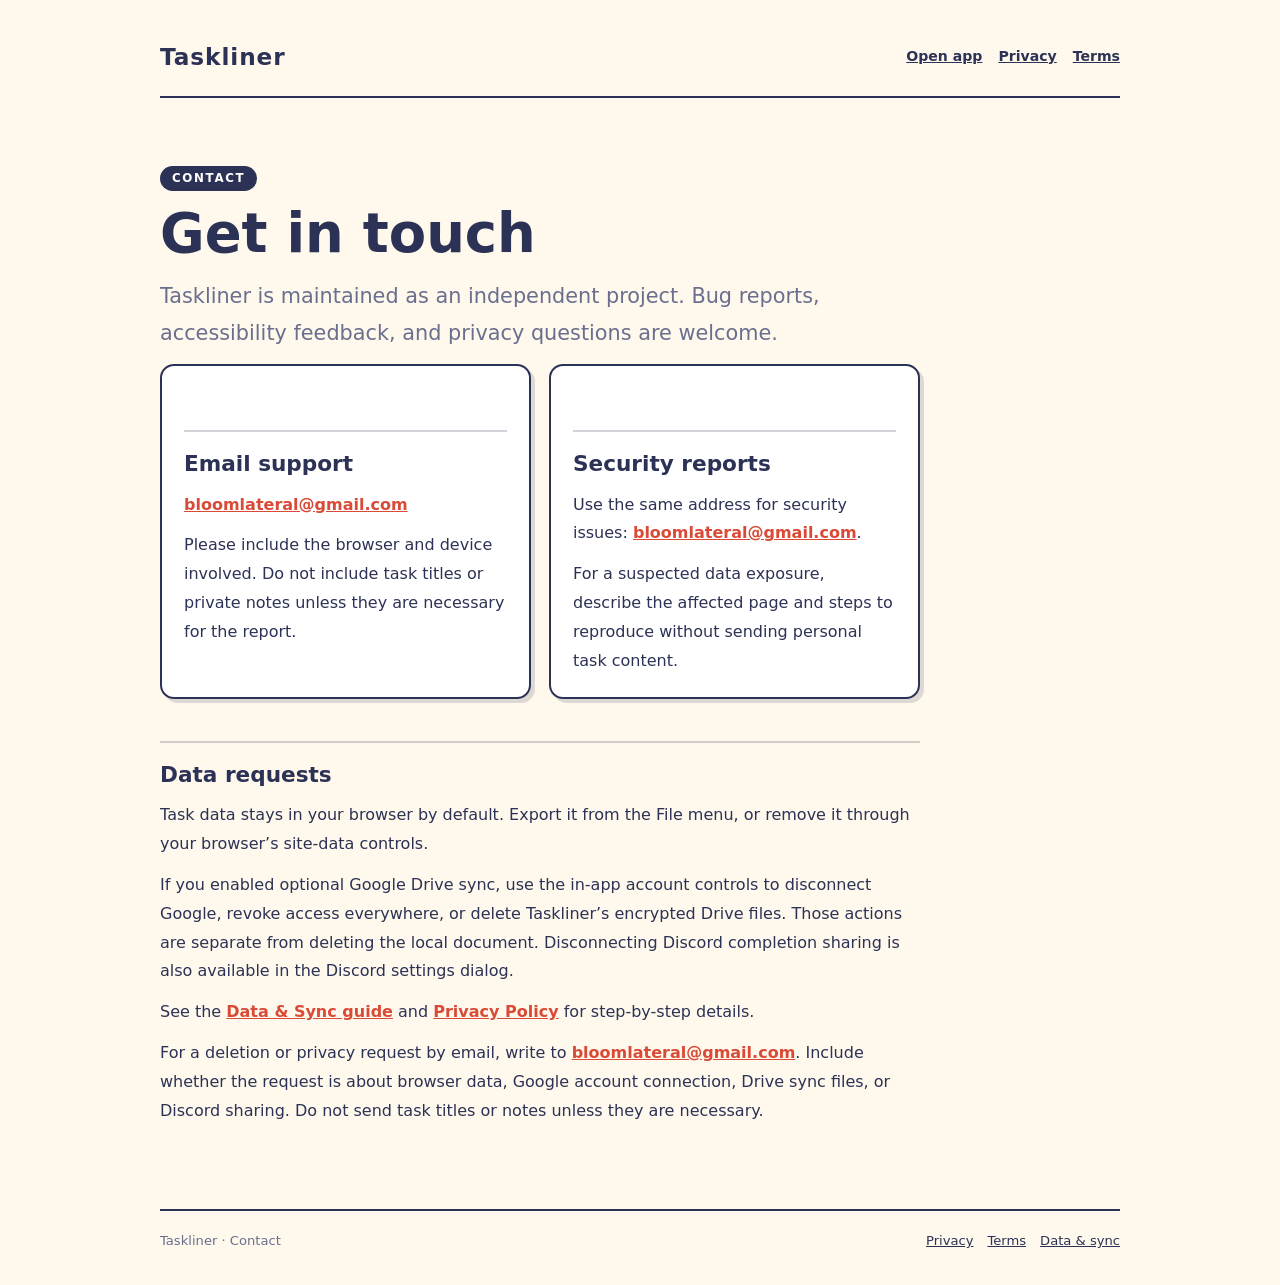
<file: contact/index.html>
<!DOCTYPE html>
<html lang="en">
  <head>
    <meta charset="UTF-8" />
    <meta name="viewport" content="width=device-width, initial-scale=1" />
    <meta name="description" content="Contact Taskliner support." />
    <title>Contact — Taskliner</title>
    <link rel="icon" href="../favicon.svg" type="image/svg+xml" />
    <link rel="stylesheet" href="../theme.css" />
    <link rel="stylesheet" href="../site.css" />
  </head>
  <body class="site-page pop-root pop-dots">
    <div class="site-shell">
      <header class="site-header">
        <a class="site-brand" href="../">Taskliner</a>
        <nav class="site-nav" aria-label="Site">
          <a href="../">Open app</a>
          <a href="../privacy/">Privacy</a>
          <a href="../terms/">Terms</a>
        </nav>
      </header>
      <main class="site-main site-content">
        <p class="site-kicker">Contact</p>
        <h1>Get in touch</h1>
        <p class="site-lead">Taskliner is maintained as an independent project. Bug reports, accessibility feedback, and privacy questions are welcome.</p>

        <div class="site-grid">
          <section class="site-card">
            <h2>Email support</h2>
            <p><a href="mailto:bloomlateral@gmail.com">bloomlateral@gmail.com</a></p>
            <p>Please include the browser and device involved. Do not include task titles or private notes unless they are necessary for the report.</p>
          </section>
          <section class="site-card">
            <h2>Security reports</h2>
            <p>Use the same address for security issues: <a href="mailto:bloomlateral@gmail.com">bloomlateral@gmail.com</a>.</p>
            <p>For a suspected data exposure, describe the affected page and steps to reproduce without sending personal task content.</p>
          </section>
        </div>

        <h2>Data requests</h2>
        <p>Task data stays in your browser by default. Export it from the File menu, or remove it through your browser’s site-data controls.</p>
        <p>If you enabled optional Google Drive sync, use the in-app account controls to disconnect Google, revoke access everywhere, or delete Taskliner’s encrypted Drive files. Those actions are separate from deleting the local document. Disconnecting Discord completion sharing is also available in the Discord settings dialog.</p>
        <p>See the <a href="../data-and-sync/">Data &amp; Sync guide</a> and <a href="../privacy/">Privacy Policy</a> for step-by-step details.</p>
        <p>For a deletion or privacy request by email, write to <a href="mailto:bloomlateral@gmail.com">bloomlateral@gmail.com</a>. Include whether the request is about browser data, Google account connection, Drive sync files, or Discord sharing. Do not send task titles or notes unless they are necessary.</p>
      </main>
      <footer class="site-footer">
        <span>Taskliner · Contact</span>
        <nav aria-label="Footer">
          <a href="../privacy/">Privacy</a>
          <a href="../terms/">Terms</a>
          <a href="../data-and-sync/">Data &amp; sync</a>
        </nav>
      </footer>
    </div>
  </body>
</html>
</file>
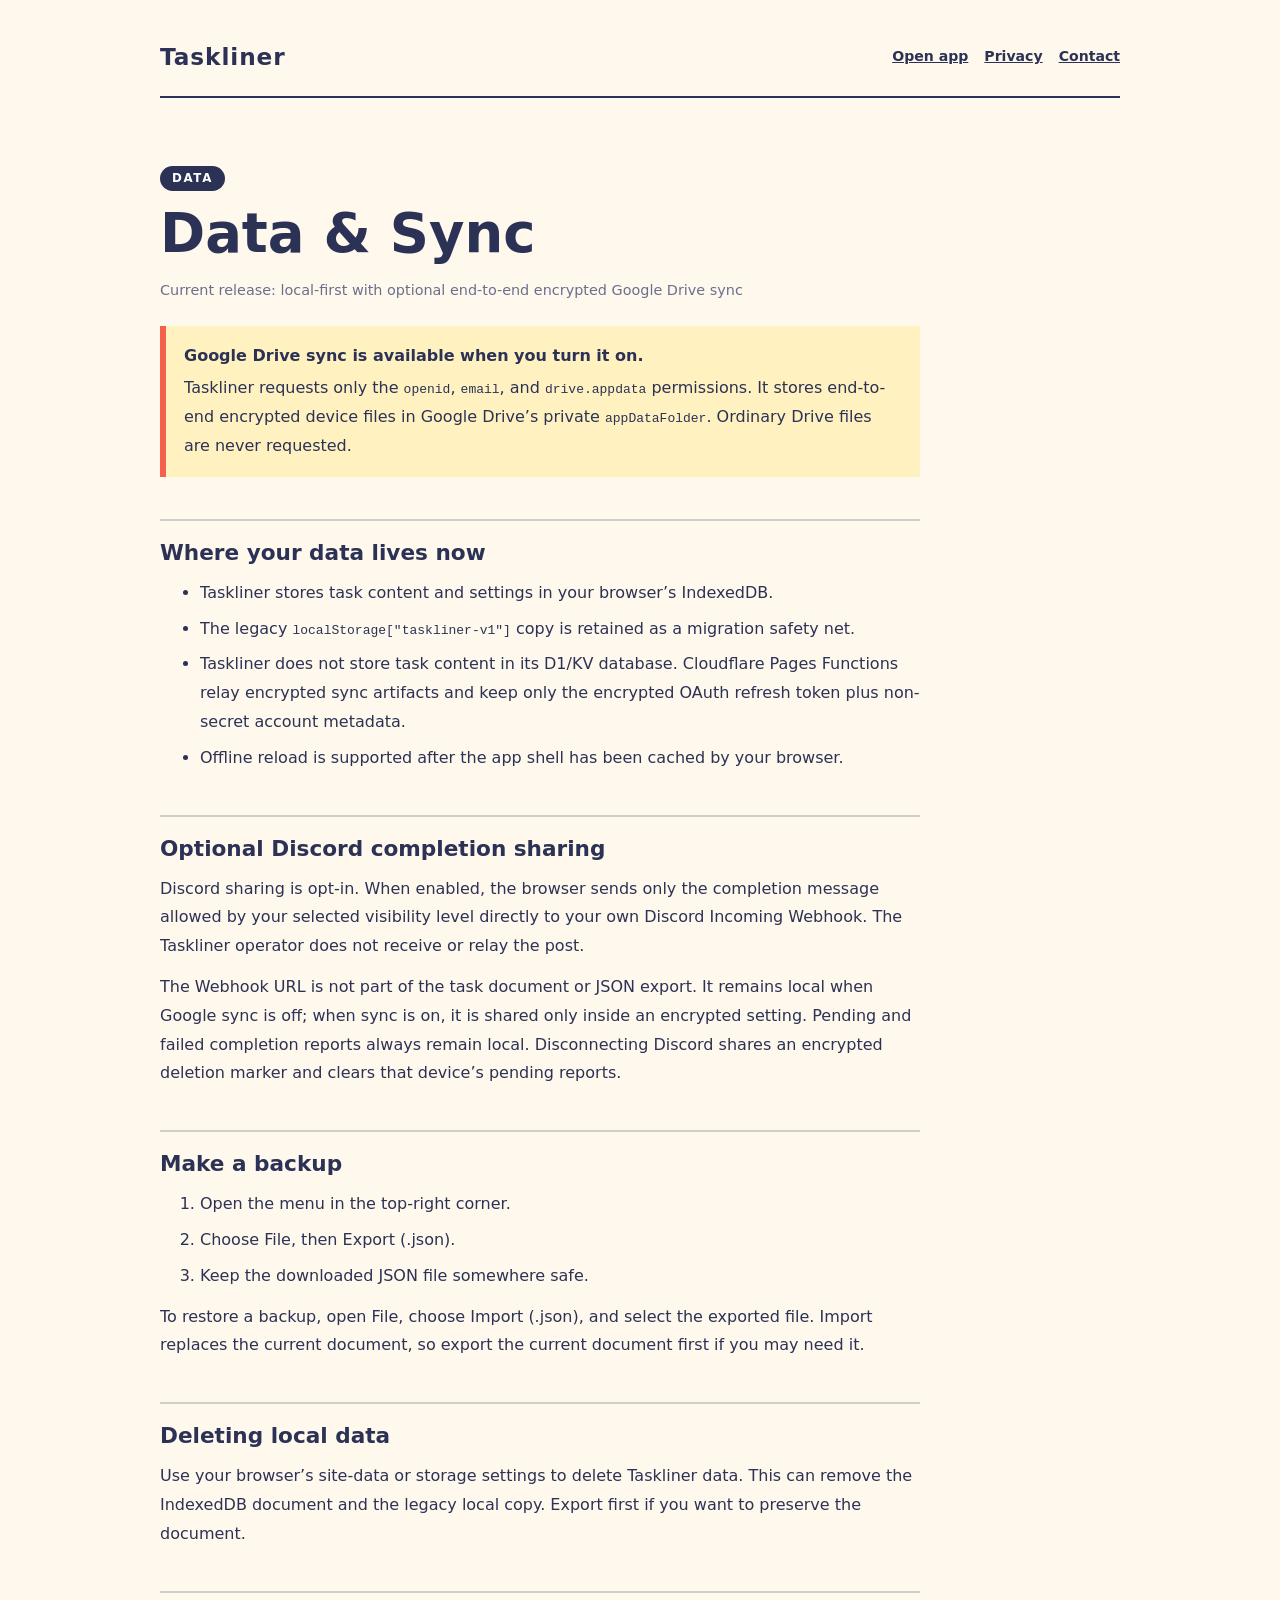
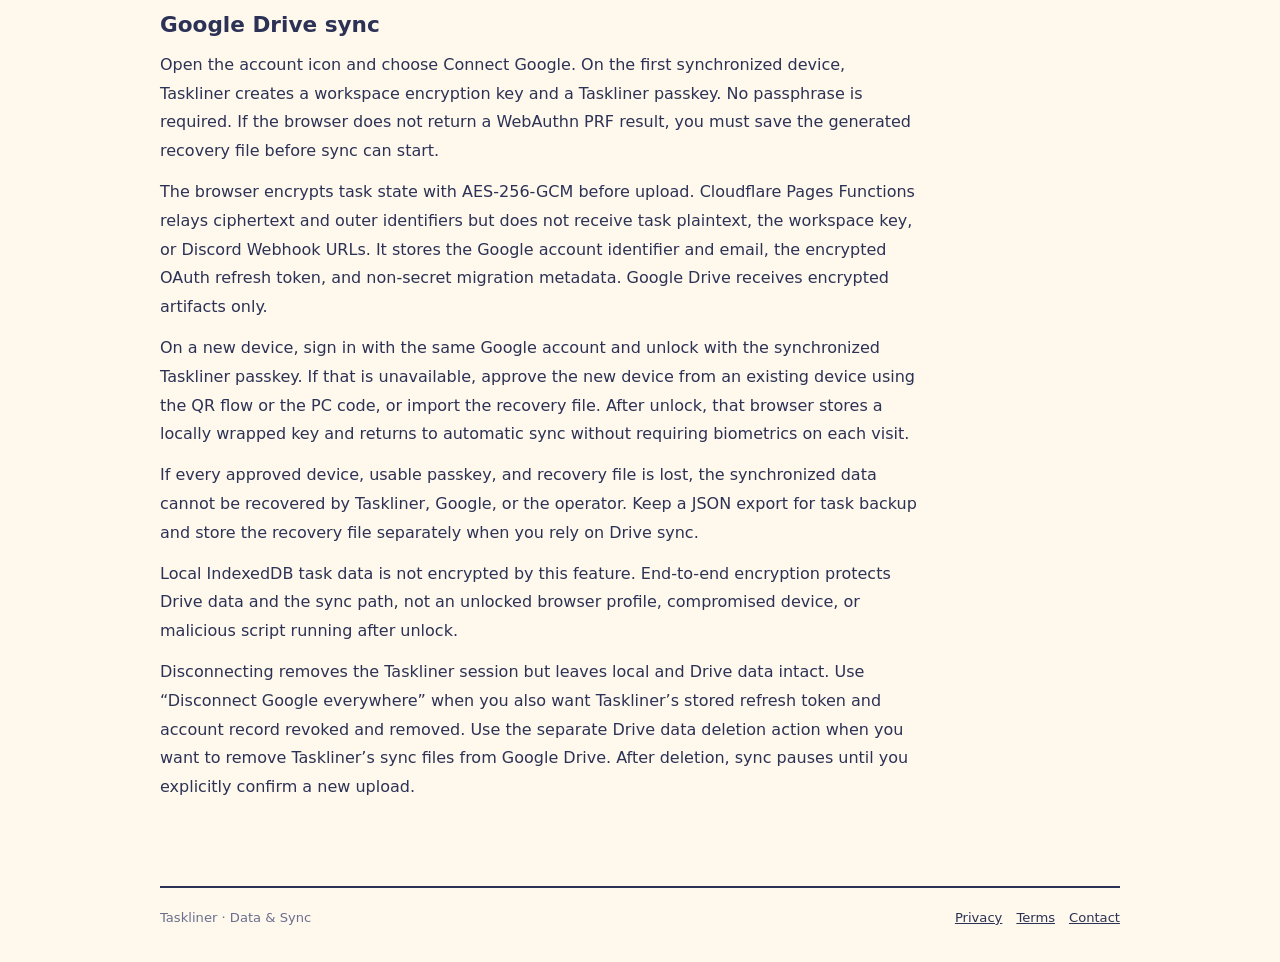
<file: data-and-sync/index.html>
<!DOCTYPE html>
<html lang="en">
  <head>
    <meta charset="UTF-8" />
    <meta name="viewport" content="width=device-width, initial-scale=1" />
    <meta name="description" content="How Taskliner stores local data and protects optional Google Drive sync with end-to-end encryption." />
    <title>Data &amp; Sync — Taskliner</title>
    <link rel="icon" href="../favicon.svg" type="image/svg+xml" />
    <link rel="stylesheet" href="../theme.css" />
    <link rel="stylesheet" href="../site.css" />
  </head>
  <body class="site-page pop-root pop-dots">
    <div class="site-shell">
      <header class="site-header">
        <a class="site-brand" href="../">Taskliner</a>
        <nav class="site-nav" aria-label="Site">
          <a href="../">Open app</a>
          <a href="../privacy/">Privacy</a>
          <a href="../contact/">Contact</a>
        </nav>
      </header>
      <main class="site-main site-content">
        <p class="site-kicker">Data</p>
        <h1>Data &amp; Sync</h1>
          <p class="site-meta">Current release: local-first with optional end-to-end encrypted Google Drive sync</p>

        <div class="site-callout">
          <strong>Google Drive sync is available when you turn it on.</strong>
          Taskliner requests only the <code>openid</code>, <code>email</code>, and <code>drive.appdata</code> permissions. It stores end-to-end encrypted device files in Google Drive’s private <code>appDataFolder</code>. Ordinary Drive files are never requested.
        </div>

        <h2>Where your data lives now</h2>
        <ul>
          <li>Taskliner stores task content and settings in your browser’s IndexedDB.</li>
          <li>The legacy <code>localStorage["taskliner-v1"]</code> copy is retained as a migration safety net.</li>
          <li>Taskliner does not store task content in its D1/KV database. Cloudflare Pages Functions relay encrypted sync artifacts and keep only the encrypted OAuth refresh token plus non-secret account metadata.</li>
          <li>Offline reload is supported after the app shell has been cached by your browser.</li>
        </ul>

        <h2>Optional Discord completion sharing</h2>
        <p>Discord sharing is opt-in. When enabled, the browser sends only the completion message allowed by your selected visibility level directly to your own Discord Incoming Webhook. The Taskliner operator does not receive or relay the post.</p>
        <p>The Webhook URL is not part of the task document or JSON export. It remains local when Google sync is off; when sync is on, it is shared only inside an encrypted setting. Pending and failed completion reports always remain local. Disconnecting Discord shares an encrypted deletion marker and clears that device’s pending reports.</p>

        <h2>Make a backup</h2>
        <ol>
          <li>Open the menu in the top-right corner.</li>
          <li>Choose File, then Export (.json).</li>
          <li>Keep the downloaded JSON file somewhere safe.</li>
        </ol>
        <p>To restore a backup, open File, choose Import (.json), and select the exported file. Import replaces the current document, so export the current document first if you may need it.</p>

        <h2>Deleting local data</h2>
        <p>Use your browser’s site-data or storage settings to delete Taskliner data. This can remove the IndexedDB document and the legacy local copy. Export first if you want to preserve the document.</p>

        <h2>Google Drive sync</h2>
        <p>Open the account icon and choose Connect Google. On the first synchronized device, Taskliner creates a workspace encryption key and a Taskliner passkey. No passphrase is required. If the browser does not return a WebAuthn PRF result, you must save the generated recovery file before sync can start.</p>
        <p>The browser encrypts task state with AES-256-GCM before upload. Cloudflare Pages Functions relays ciphertext and outer identifiers but does not receive task plaintext, the workspace key, or Discord Webhook URLs. It stores the Google account identifier and email, the encrypted OAuth refresh token, and non-secret migration metadata. Google Drive receives encrypted artifacts only.</p>
        <p>On a new device, sign in with the same Google account and unlock with the synchronized Taskliner passkey. If that is unavailable, approve the new device from an existing device using the QR flow or the PC code, or import the recovery file. After unlock, that browser stores a locally wrapped key and returns to automatic sync without requiring biometrics on each visit.</p>
        <p>If every approved device, usable passkey, and recovery file is lost, the synchronized data cannot be recovered by Taskliner, Google, or the operator. Keep a JSON export for task backup and store the recovery file separately when you rely on Drive sync.</p>
        <p>Local IndexedDB task data is not encrypted by this feature. End-to-end encryption protects Drive data and the sync path, not an unlocked browser profile, compromised device, or malicious script running after unlock.</p>
        <p>Disconnecting removes the Taskliner session but leaves local and Drive data intact. Use “Disconnect Google everywhere” when you also want Taskliner’s stored refresh token and account record revoked and removed. Use the separate Drive data deletion action when you want to remove Taskliner’s sync files from Google Drive. After deletion, sync pauses until you explicitly confirm a new upload.</p>
      </main>
      <footer class="site-footer">
        <span>Taskliner · Data &amp; Sync</span>
        <nav aria-label="Footer">
          <a href="../privacy/">Privacy</a>
          <a href="../terms/">Terms</a>
          <a href="../contact/">Contact</a>
        </nav>
      </footer>
    </div>
  </body>
</html>
</file>
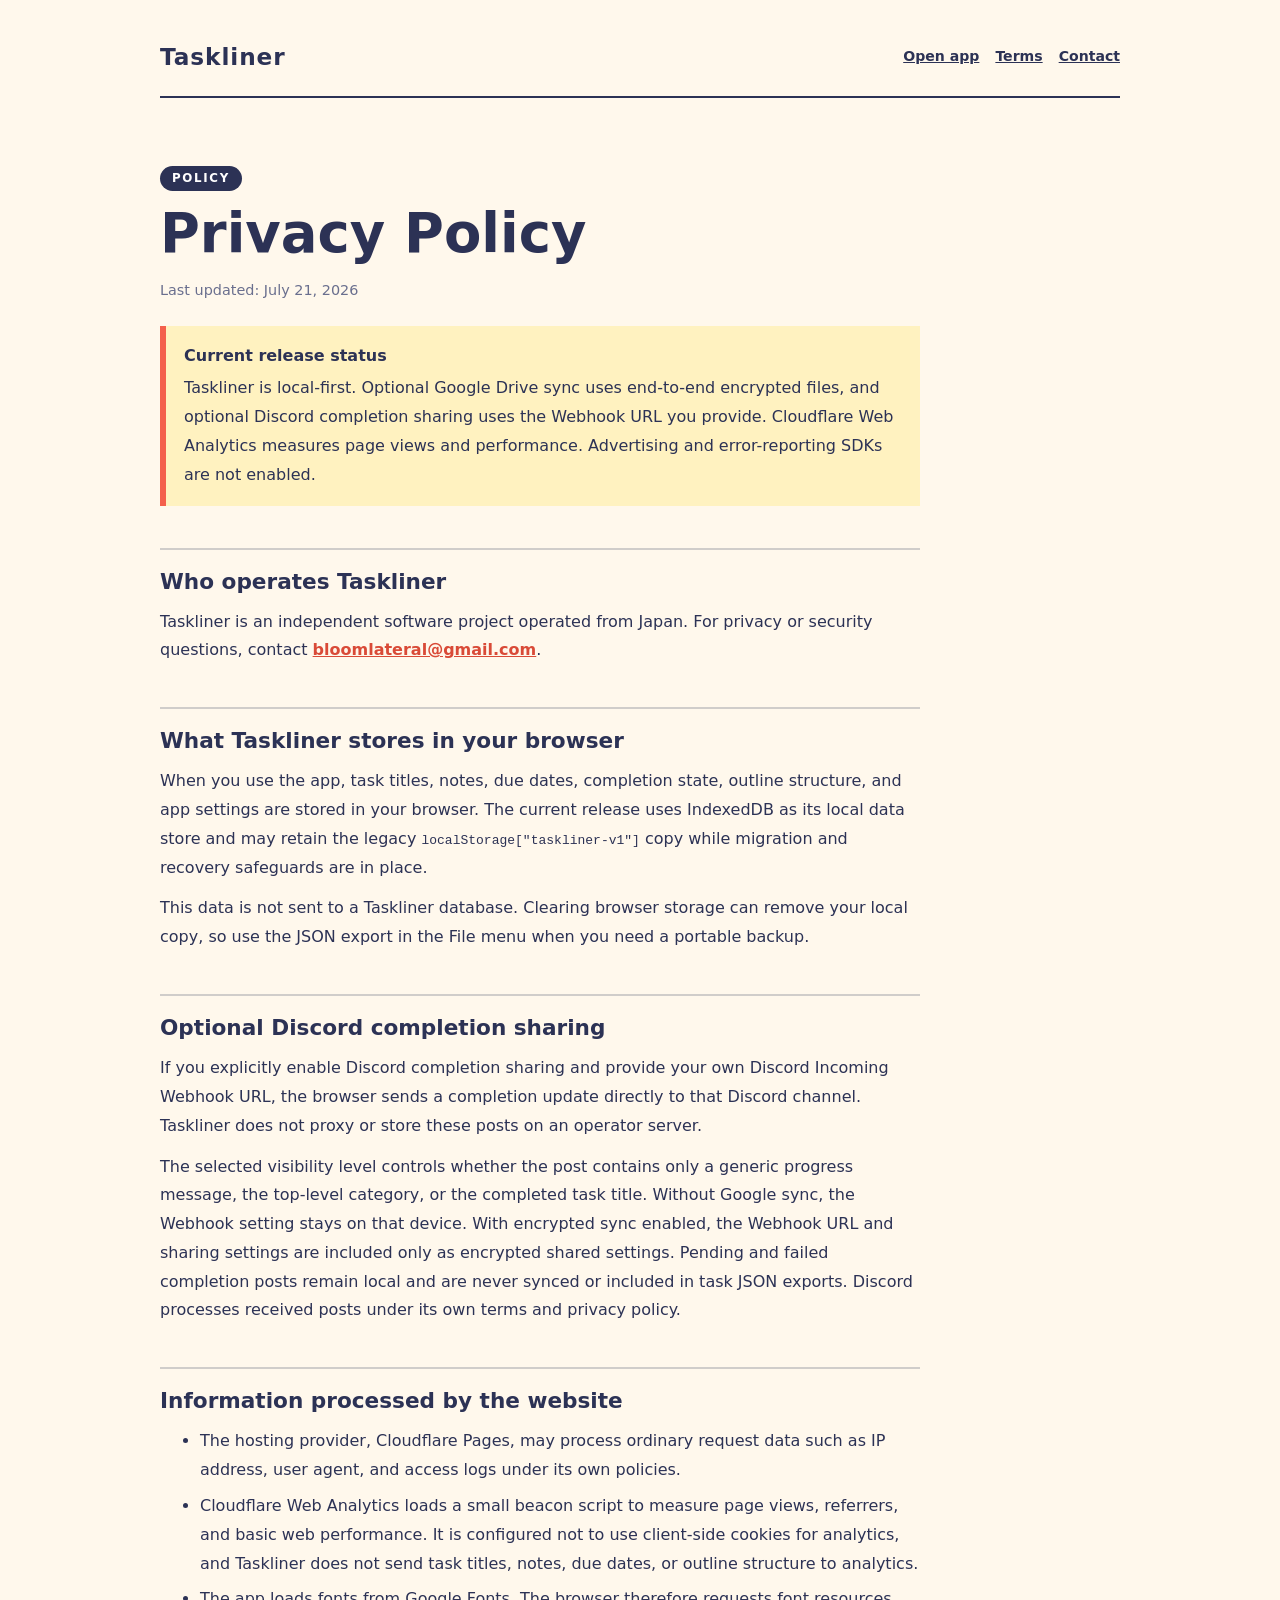
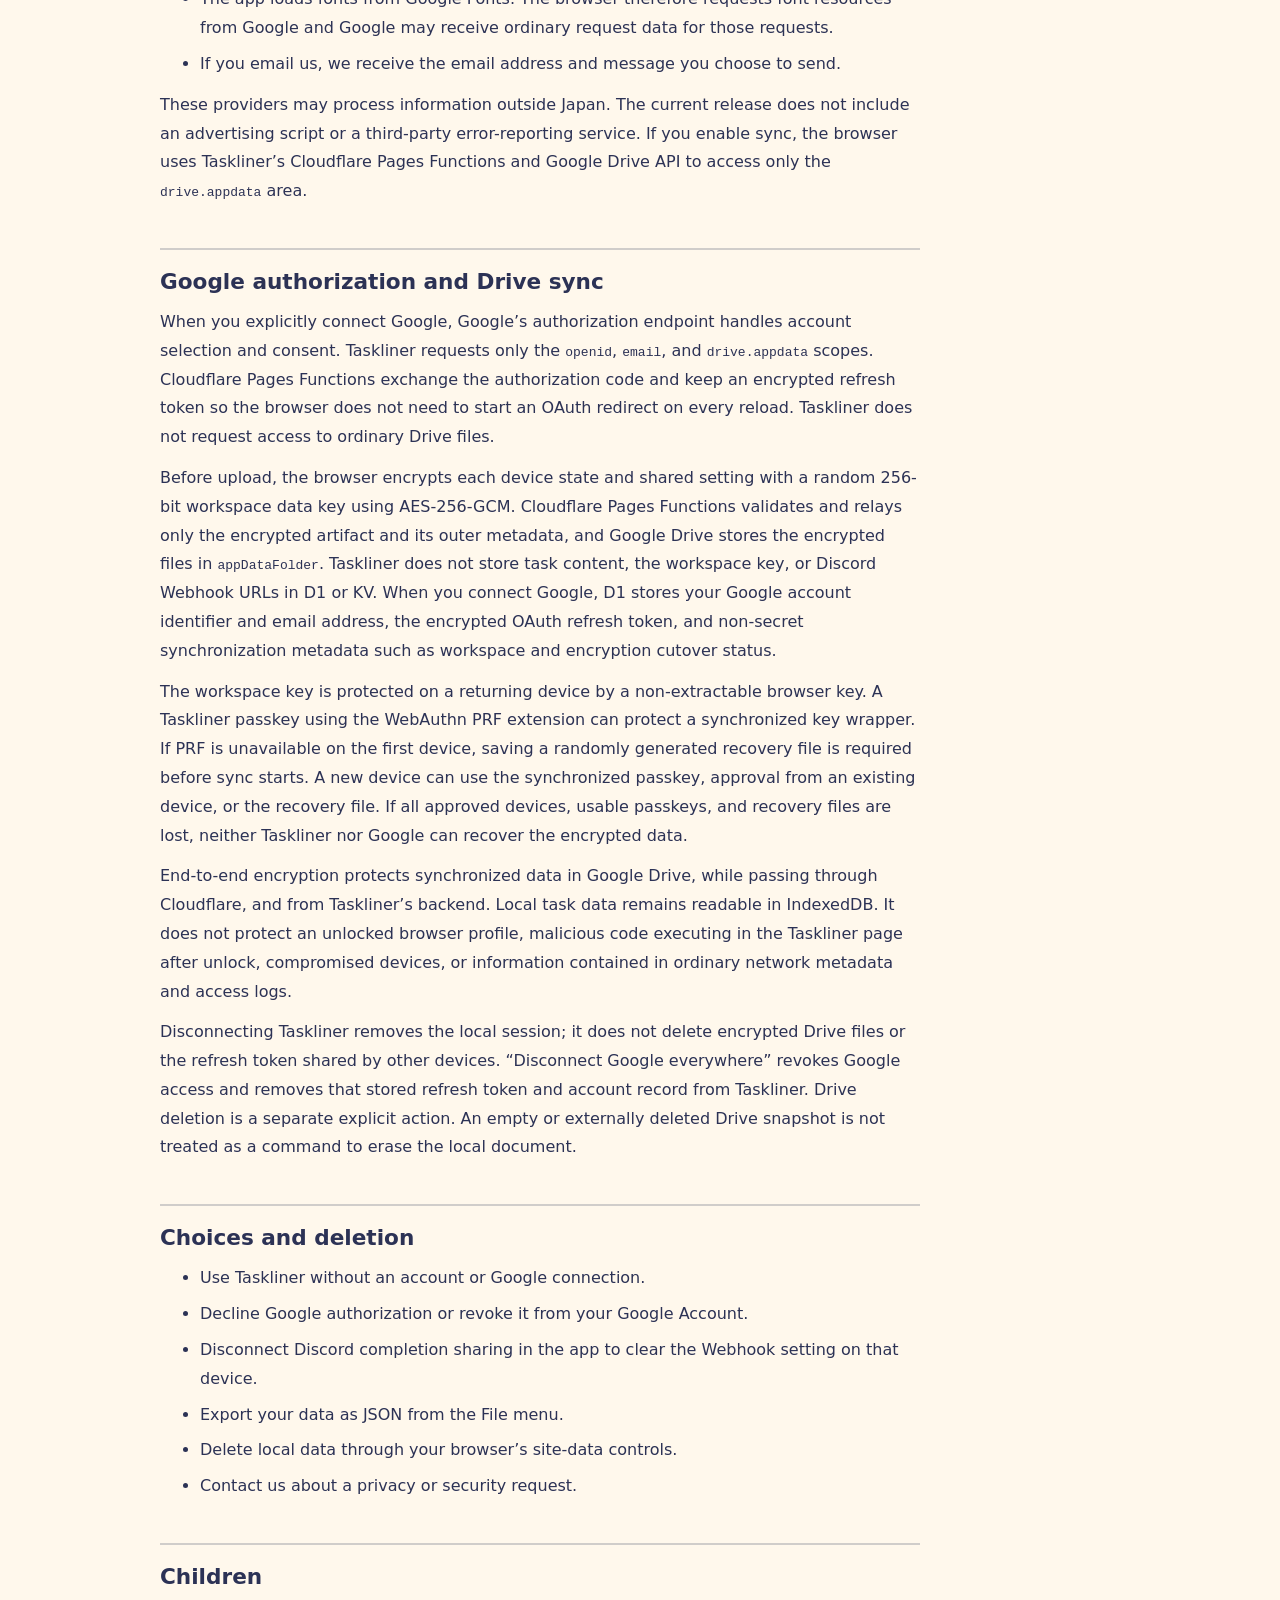
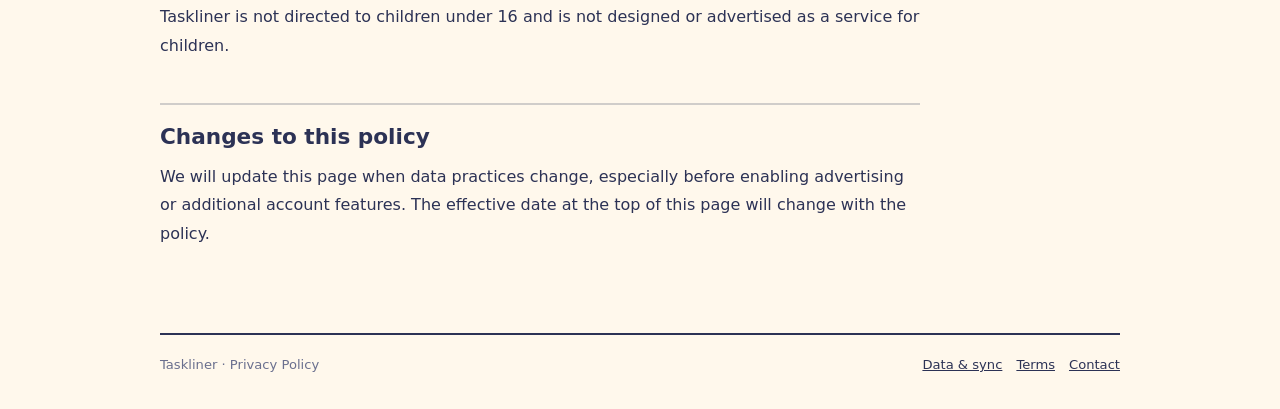
<file: privacy/index.html>
<!DOCTYPE html>
<html lang="en">
  <head>
    <meta charset="UTF-8" />
    <meta name="viewport" content="width=device-width, initial-scale=1" />
    <meta name="description" content="Taskliner privacy policy." />
    <title>Privacy Policy — Taskliner</title>
    <link rel="icon" href="../favicon.svg" type="image/svg+xml" />
    <link rel="stylesheet" href="../theme.css" />
    <link rel="stylesheet" href="../site.css" />
  </head>
  <body class="site-page pop-root pop-dots">
    <div class="site-shell">
      <header class="site-header">
        <a class="site-brand" href="../">Taskliner</a>
        <nav class="site-nav" aria-label="Site">
          <a href="../">Open app</a>
          <a href="../terms/">Terms</a>
          <a href="../contact/">Contact</a>
        </nav>
      </header>
      <main class="site-main site-content">
        <p class="site-kicker">Policy</p>
        <h1>Privacy Policy</h1>
        <p class="site-meta">Last updated: July 21, 2026</p>

        <div class="site-callout">
          <strong>Current release status</strong>
          Taskliner is local-first. Optional Google Drive sync uses end-to-end encrypted files, and optional Discord completion sharing uses the Webhook URL you provide. Cloudflare Web Analytics measures page views and performance. Advertising and error-reporting SDKs are not enabled.
        </div>

        <h2>Who operates Taskliner</h2>
        <p>Taskliner is an independent software project operated from Japan. For privacy or security questions, contact <a href="mailto:bloomlateral@gmail.com">bloomlateral@gmail.com</a>.</p>

        <h2>What Taskliner stores in your browser</h2>
        <p>When you use the app, task titles, notes, due dates, completion state, outline structure, and app settings are stored in your browser. The current release uses IndexedDB as its local data store and may retain the legacy <code>localStorage["taskliner-v1"]</code> copy while migration and recovery safeguards are in place.</p>
        <p>This data is not sent to a Taskliner database. Clearing browser storage can remove your local copy, so use the JSON export in the File menu when you need a portable backup.</p>

        <h2>Optional Discord completion sharing</h2>
        <p>If you explicitly enable Discord completion sharing and provide your own Discord Incoming Webhook URL, the browser sends a completion update directly to that Discord channel. Taskliner does not proxy or store these posts on an operator server.</p>
        <p>The selected visibility level controls whether the post contains only a generic progress message, the top-level category, or the completed task title. Without Google sync, the Webhook setting stays on that device. With encrypted sync enabled, the Webhook URL and sharing settings are included only as encrypted shared settings. Pending and failed completion posts remain local and are never synced or included in task JSON exports. Discord processes received posts under its own terms and privacy policy.</p>

        <h2>Information processed by the website</h2>
        <ul>
          <li>The hosting provider, Cloudflare Pages, may process ordinary request data such as IP address, user agent, and access logs under its own policies.</li>
          <li>Cloudflare Web Analytics loads a small beacon script to measure page views, referrers, and basic web performance. It is configured not to use client-side cookies for analytics, and Taskliner does not send task titles, notes, due dates, or outline structure to analytics.</li>
          <li>The app loads fonts from Google Fonts. The browser therefore requests font resources from Google and Google may receive ordinary request data for those requests.</li>
          <li>If you email us, we receive the email address and message you choose to send.</li>
        </ul>
        <p>These providers may process information outside Japan. The current release does not include an advertising script or a third-party error-reporting service. If you enable sync, the browser uses Taskliner’s Cloudflare Pages Functions and Google Drive API to access only the <code>drive.appdata</code> area.</p>

        <h2>Google authorization and Drive sync</h2>
        <p>When you explicitly connect Google, Google’s authorization endpoint handles account selection and consent. Taskliner requests only the <code>openid</code>, <code>email</code>, and <code>drive.appdata</code> scopes. Cloudflare Pages Functions exchange the authorization code and keep an encrypted refresh token so the browser does not need to start an OAuth redirect on every reload. Taskliner does not request access to ordinary Drive files.</p>
        <p>Before upload, the browser encrypts each device state and shared setting with a random 256-bit workspace data key using AES-256-GCM. Cloudflare Pages Functions validates and relays only the encrypted artifact and its outer metadata, and Google Drive stores the encrypted files in <code>appDataFolder</code>. Taskliner does not store task content, the workspace key, or Discord Webhook URLs in D1 or KV. When you connect Google, D1 stores your Google account identifier and email address, the encrypted OAuth refresh token, and non-secret synchronization metadata such as workspace and encryption cutover status.</p>
        <p>The workspace key is protected on a returning device by a non-extractable browser key. A Taskliner passkey using the WebAuthn PRF extension can protect a synchronized key wrapper. If PRF is unavailable on the first device, saving a randomly generated recovery file is required before sync starts. A new device can use the synchronized passkey, approval from an existing device, or the recovery file. If all approved devices, usable passkeys, and recovery files are lost, neither Taskliner nor Google can recover the encrypted data.</p>
        <p>End-to-end encryption protects synchronized data in Google Drive, while passing through Cloudflare, and from Taskliner’s backend. Local task data remains readable in IndexedDB. It does not protect an unlocked browser profile, malicious code executing in the Taskliner page after unlock, compromised devices, or information contained in ordinary network metadata and access logs.</p>
        <p>Disconnecting Taskliner removes the local session; it does not delete encrypted Drive files or the refresh token shared by other devices. “Disconnect Google everywhere” revokes Google access and removes that stored refresh token and account record from Taskliner. Drive deletion is a separate explicit action. An empty or externally deleted Drive snapshot is not treated as a command to erase the local document.</p>

        <h2>Choices and deletion</h2>
        <ul>
          <li>Use Taskliner without an account or Google connection.</li>
          <li>Decline Google authorization or revoke it from your Google Account.</li>
          <li>Disconnect Discord completion sharing in the app to clear the Webhook setting on that device.</li>
          <li>Export your data as JSON from the File menu.</li>
          <li>Delete local data through your browser’s site-data controls.</li>
          <li>Contact us about a privacy or security request.</li>
        </ul>

        <h2>Children</h2>
        <p>Taskliner is not directed to children under 16 and is not designed or advertised as a service for children.</p>

        <h2>Changes to this policy</h2>
        <p>We will update this page when data practices change, especially before enabling advertising or additional account features. The effective date at the top of this page will change with the policy.</p>
      </main>
      <footer class="site-footer">
        <span>Taskliner · Privacy Policy</span>
        <nav aria-label="Footer">
          <a href="../data-and-sync/">Data &amp; sync</a>
          <a href="../terms/">Terms</a>
          <a href="../contact/">Contact</a>
        </nav>
      </footer>
    </div>
  </body>
</html>
</file>
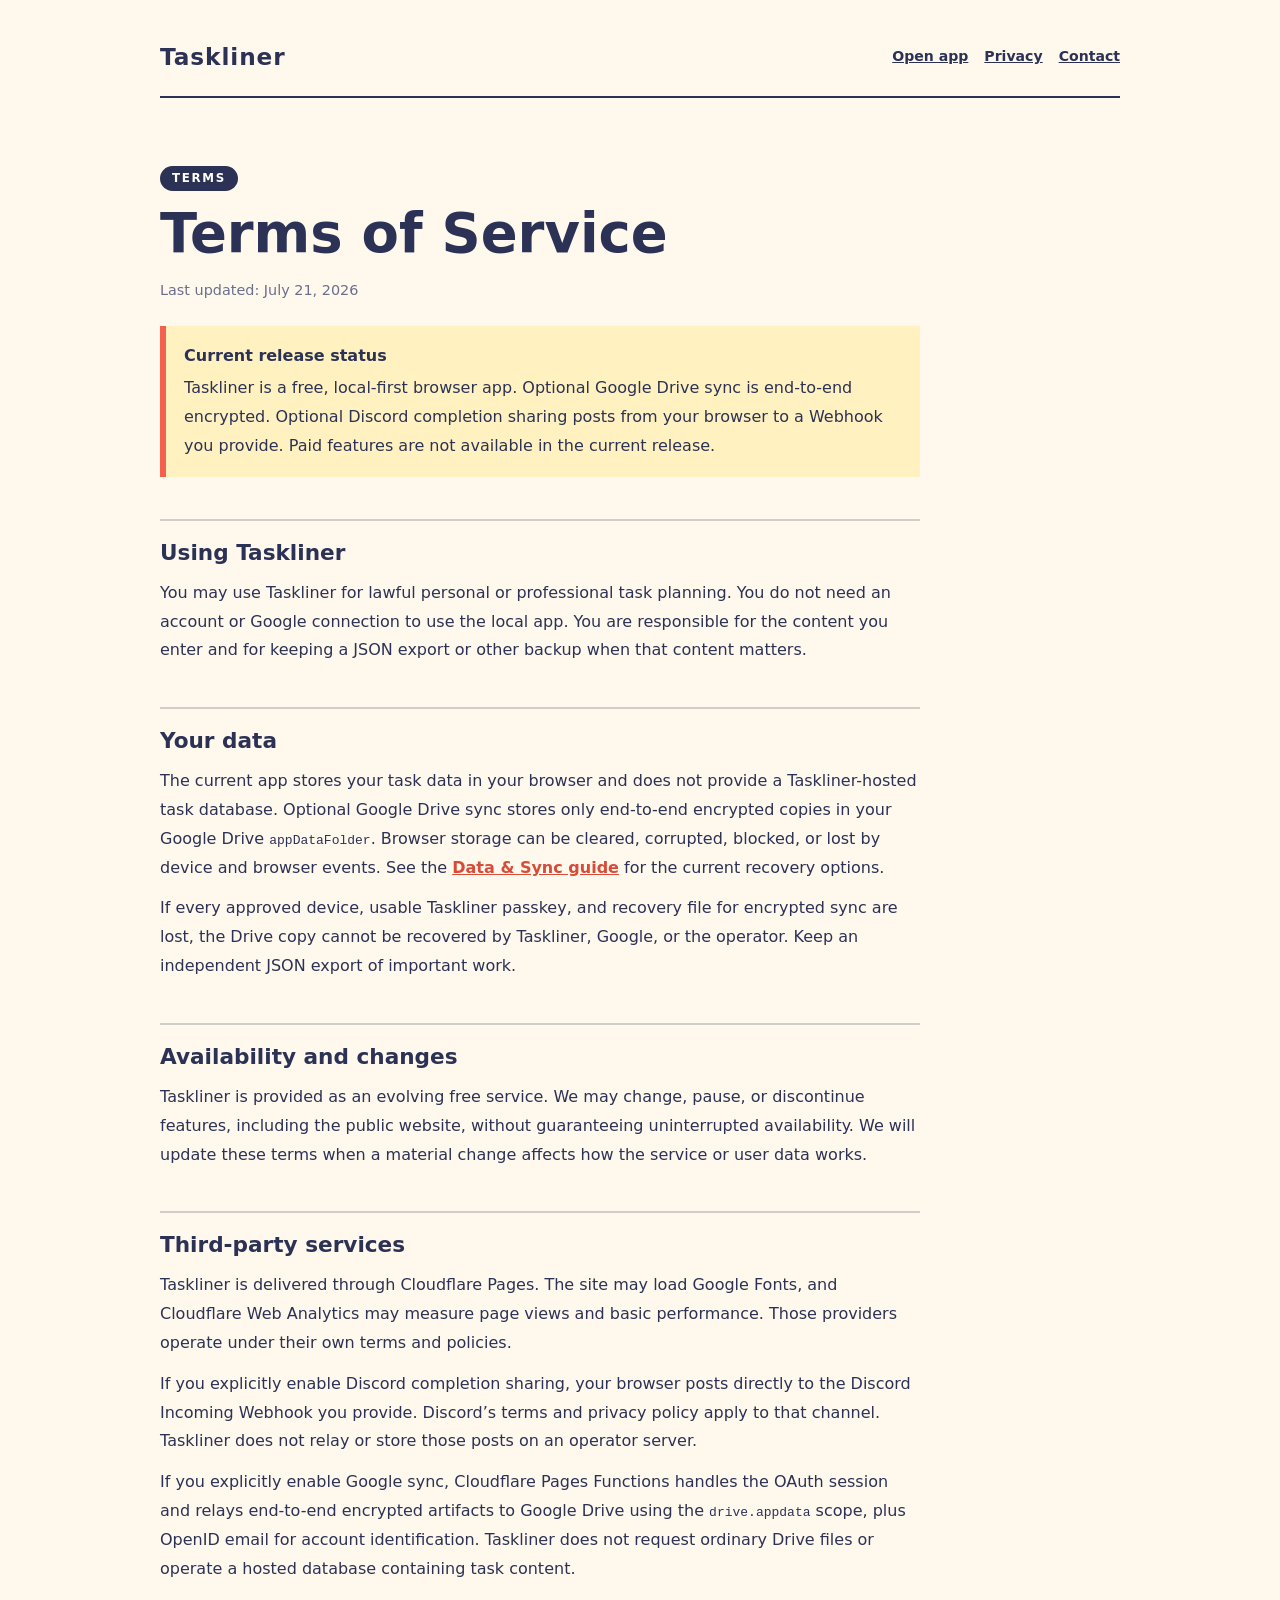
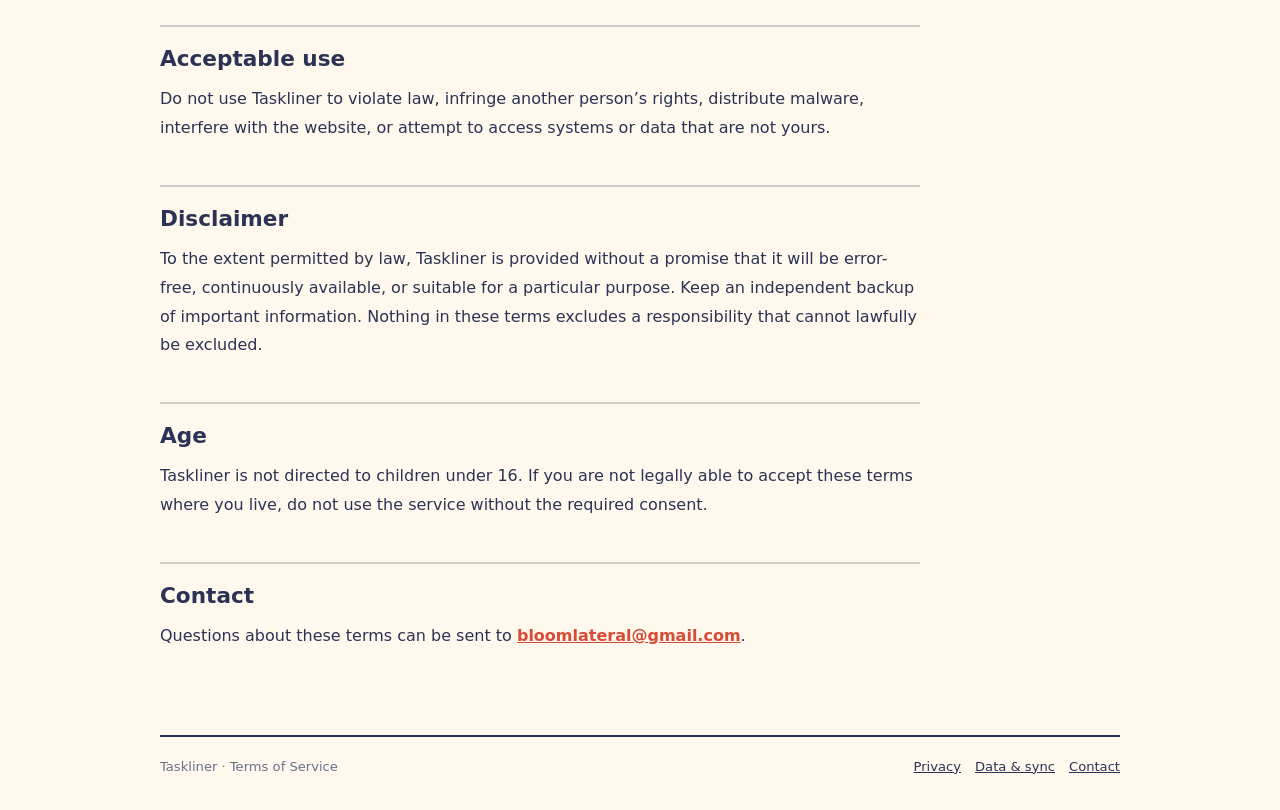
<file: terms/index.html>
<!DOCTYPE html>
<html lang="en">
  <head>
    <meta charset="UTF-8" />
    <meta name="viewport" content="width=device-width, initial-scale=1" />
    <meta name="description" content="Taskliner terms of service." />
    <title>Terms of Service — Taskliner</title>
    <link rel="icon" href="../favicon.svg" type="image/svg+xml" />
    <link rel="stylesheet" href="../theme.css" />
    <link rel="stylesheet" href="../site.css" />
  </head>
  <body class="site-page pop-root pop-dots">
    <div class="site-shell">
      <header class="site-header">
        <a class="site-brand" href="../">Taskliner</a>
        <nav class="site-nav" aria-label="Site">
          <a href="../">Open app</a>
          <a href="../privacy/">Privacy</a>
          <a href="../contact/">Contact</a>
        </nav>
      </header>
      <main class="site-main site-content">
        <p class="site-kicker">Terms</p>
        <h1>Terms of Service</h1>
        <p class="site-meta">Last updated: July 21, 2026</p>

        <div class="site-callout">
          <strong>Current release status</strong>
          Taskliner is a free, local-first browser app. Optional Google Drive sync is end-to-end encrypted. Optional Discord completion sharing posts from your browser to a Webhook you provide. Paid features are not available in the current release.
        </div>

        <h2>Using Taskliner</h2>
        <p>You may use Taskliner for lawful personal or professional task planning. You do not need an account or Google connection to use the local app. You are responsible for the content you enter and for keeping a JSON export or other backup when that content matters.</p>

        <h2>Your data</h2>
        <p>The current app stores your task data in your browser and does not provide a Taskliner-hosted task database. Optional Google Drive sync stores only end-to-end encrypted copies in your Google Drive <code>appDataFolder</code>. Browser storage can be cleared, corrupted, blocked, or lost by device and browser events. See the <a href="../data-and-sync/">Data &amp; Sync guide</a> for the current recovery options.</p>
        <p>If every approved device, usable Taskliner passkey, and recovery file for encrypted sync are lost, the Drive copy cannot be recovered by Taskliner, Google, or the operator. Keep an independent JSON export of important work.</p>

        <h2>Availability and changes</h2>
        <p>Taskliner is provided as an evolving free service. We may change, pause, or discontinue features, including the public website, without guaranteeing uninterrupted availability. We will update these terms when a material change affects how the service or user data works.</p>

        <h2>Third-party services</h2>
        <p>Taskliner is delivered through Cloudflare Pages. The site may load Google Fonts, and Cloudflare Web Analytics may measure page views and basic performance. Those providers operate under their own terms and policies.</p>
        <p>If you explicitly enable Discord completion sharing, your browser posts directly to the Discord Incoming Webhook you provide. Discord’s terms and privacy policy apply to that channel. Taskliner does not relay or store those posts on an operator server.</p>
        <p>If you explicitly enable Google sync, Cloudflare Pages Functions handles the OAuth session and relays end-to-end encrypted artifacts to Google Drive using the <code>drive.appdata</code> scope, plus OpenID email for account identification. Taskliner does not request ordinary Drive files or operate a hosted database containing task content.</p>

        <h2>Acceptable use</h2>
        <p>Do not use Taskliner to violate law, infringe another person’s rights, distribute malware, interfere with the website, or attempt to access systems or data that are not yours.</p>

        <h2>Disclaimer</h2>
        <p>To the extent permitted by law, Taskliner is provided without a promise that it will be error-free, continuously available, or suitable for a particular purpose. Keep an independent backup of important information. Nothing in these terms excludes a responsibility that cannot lawfully be excluded.</p>

        <h2>Age</h2>
        <p>Taskliner is not directed to children under 16. If you are not legally able to accept these terms where you live, do not use the service without the required consent.</p>

        <h2>Contact</h2>
        <p>Questions about these terms can be sent to <a href="mailto:bloomlateral@gmail.com">bloomlateral@gmail.com</a>.</p>
      </main>
      <footer class="site-footer">
        <span>Taskliner · Terms of Service</span>
        <nav aria-label="Footer">
          <a href="../privacy/">Privacy</a>
          <a href="../data-and-sync/">Data &amp; sync</a>
          <a href="../contact/">Contact</a>
        </nav>
      </footer>
    </div>
  </body>
</html>
</file>
<file: theme.css>
/* ============================================================
   JP Retro-Pop Design System — theme.css
   日本の診断・エンタメ系サイト向け「レトロポップ」テーマ。
   クリーム地 × 濃紺インキ罫線 × コーラル赤 × 黄マーカー × 丸ゴシック × ベタ落ち影。
   フレームワーク非依存・このファイル単体で動く。
   原則: グラデ/ぼかし影/ダーク地は使わない。すべてフラットなベタ塗り。
   ============================================================ */

/* 丸ゴシックは <head> で読み込むこと（SKILL.md 参照）:
   M PLUS Rounded 1c weights 500/700/800 */

:root {
  --pop-bg: #fff8ec;        /* ページ地（クリーム） */
  --pop-surface: #ffffff;   /* カード・ボタン地 */
  --pop-ink: #2c3255;       /* 本文・罫線・落ち影（黒の代わり） */
  --pop-accent: #f4604c;    /* 差し色（コーラル赤） */
  --pop-accent-dark: #d94a37;
  --pop-marker: #ffd94a;    /* 黄マーカー */
  --pop-dim: #6a6f8e;
  --pop-muted: #9aa0b8;
  --pop-ok: #2f9e6e;
  --pop-danger: #d64545;

  --pop-radius: 14px;
  --pop-shadow: 4px 4px 0 rgba(44, 50, 85, 0.16);      /* ベタ落ち影（ぼかさない） */
  --pop-shadow-sm: 2px 2px 0 rgba(44, 50, 85, 0.18);
  --pop-shadow-hard: 4px 4px 0 var(--pop-ink);          /* CTA用のフル落ち影 */
  --pop-focus: 0 0 0 3px rgba(244, 96, 76, 0.3);
  --pop-font: "M PLUS Rounded 1c", "Hiragino Maru Gothic ProN", "Yu Gothic UI",
    "Noto Sans JP", Meiryo, system-ui, sans-serif;
}

/* ---- ベース ---- */
.pop-root, body.pop-root {
  background-color: var(--pop-bg);
  color: var(--pop-ink);
  font-family: var(--pop-font);
  line-height: 1.8;
}
/* 薄い水玉テクスチャ（bodyまたはセクションに付与） */
.pop-dots {
  background-color: var(--pop-bg);
  background-image: radial-gradient(rgba(44, 50, 85, 0.05) 1.5px, transparent 1.5px);
  background-size: 22px 22px;
}

/* ---- パネル（カード） ---- */
.pop-panel {
  background: var(--pop-surface);
  border: 2px solid var(--pop-ink);
  border-radius: var(--pop-radius);
  box-shadow: var(--pop-shadow);
  padding: 24px;
}

/* ---- テキスト ---- */
.pop-marker {
  background: linear-gradient(transparent 62%, var(--pop-marker) 62%);
  padding: 0 2px;
}
.pop-title {
  font-weight: 800;
  letter-spacing: 0.04em;
  line-height: 1.3;
}
.pop-dim { color: var(--pop-dim); }
.pop-muted { color: var(--pop-muted); }
.pop-num { font-variant-numeric: tabular-nums; }

/* ---- ラベルピル（インキ色ベタ）: 見出し肩・カテゴリ・カウンタ ---- */
.pop-tag {
  display: inline-block;
  background: var(--pop-ink);
  color: #fff;
  font-size: 0.74rem;
  font-weight: 800;
  letter-spacing: 0.18em;
  border-radius: 999px;
  padding: 2px 14px;
  font-variant-numeric: tabular-nums;
  white-space: nowrap;
}

/* ---- スタンプ風バッジ（黄色地）: 称号・実績 ---- */
.pop-badge {
  display: inline-block;
  border: 2px solid var(--pop-ink);
  background: var(--pop-marker);
  color: var(--pop-ink);
  border-radius: 999px;
  font-size: 0.8rem;
  font-weight: 800;
  padding: 3px 14px;
  box-shadow: var(--pop-shadow-sm);
}

/* ---- ボタン ---- */
.pop-btn {
  display: inline-block;
  border: 2px solid var(--pop-ink);
  background: var(--pop-surface);
  color: var(--pop-ink);
  border-radius: 999px;
  padding: 10px 22px;
  font-size: 0.92rem;
  font-weight: 800;
  font-family: inherit;
  cursor: pointer;
  text-decoration: none;
  box-shadow: 3px 3px 0 rgba(44, 50, 85, 0.18);
  transition: transform 0.1s ease, box-shadow 0.1s ease, background 0.1s ease;
}
.pop-btn:hover { background: #fff3d6; }
.pop-btn:active { transform: translate(3px, 3px); box-shadow: none; } /* 押すと沈む */
.pop-btn:focus-visible { outline: none; box-shadow: var(--pop-focus); }
.pop-btn:disabled { opacity: 0.4; cursor: not-allowed; }

/* 主ボタン（CTA）: accentベタ＋インキのフル落ち影 */
.pop-btn--cta {
  background: var(--pop-accent);
  color: #fff;
  box-shadow: var(--pop-shadow-hard);
  letter-spacing: 0.08em;
  padding: 13px 28px;
  font-size: 1.02rem;
}
.pop-btn--cta:hover { background: var(--pop-accent-dark); }
.pop-btn--cta:active { transform: translate(4px, 4px); box-shadow: none; }

/* ---- 選択肢チップ（クイズ回答・タグ選択） ---- */
.pop-chip {
  display: inline-block;
  border: 2px solid var(--pop-ink);
  background: var(--pop-surface);
  color: var(--pop-ink);
  border-radius: 999px;
  padding: 8px 16px;
  font-size: 0.88rem;
  font-weight: 700;
  font-family: inherit;
  cursor: pointer;
  box-shadow: var(--pop-shadow-sm);
  transition: transform 0.1s ease, box-shadow 0.1s ease, background 0.1s ease;
}
.pop-chip:hover { background: #fff3d6; }
.pop-chip:active { transform: translate(2px, 2px); box-shadow: none; }
.pop-chip.is-selected {
  background: var(--pop-accent);
  color: #fff;
}

/* 行型の選択肢（スマホ縦積みリスト用）。右端にバッジを置ける */
.pop-choice {
  display: flex;
  align-items: center;
  justify-content: space-between;
  gap: 10px;
  width: 100%;
  text-align: left;
  border: 2px solid var(--pop-ink);
  background: var(--pop-surface);
  color: var(--pop-ink);
  border-radius: 12px;
  padding: 11px 14px;
  font-size: 0.92rem;
  font-weight: 700;
  font-family: inherit;
  line-height: 1.5;
  cursor: pointer;
  box-shadow: 3px 3px 0 rgba(44, 50, 85, 0.16);
  transition: transform 0.1s ease, box-shadow 0.1s ease, background 0.1s ease;
}
.pop-choice:hover { background: #fff3d6; }
.pop-choice:active,
.pop-choice.is-selected { transform: translate(3px, 3px); box-shadow: none; }
.pop-choice.is-selected { background: var(--pop-accent); color: #fff; }
.pop-choice.is-dimmed { opacity: 0.35; pointer-events: none; }

/* ---- 入力欄 ---- */
.pop-input {
  background: var(--pop-bg);
  color: var(--pop-ink);
  border: 2px solid var(--pop-ink);
  border-radius: 12px;
  padding: 11px 16px;
  font-size: 1rem;
  font-weight: 700;
  font-family: inherit;
}
.pop-input:focus { outline: none; box-shadow: var(--pop-focus); }
.pop-input::placeholder { color: var(--pop-muted); font-weight: 500; }

/* ---- ゲージ・進捗 ---- */
.pop-progress {
  height: 12px;
  background: var(--pop-surface);
  border: 2px solid var(--pop-ink);
  border-radius: 999px;
  overflow: hidden;
}
.pop-progress > .fill {
  height: 100%;
  background: var(--pop-accent);
  transition: width 0.3s ease;
}
.pop-progress--marker > .fill { background: var(--pop-marker); }

.pop-gauge {
  position: relative;
  height: 14px;
  background: var(--pop-surface);
  border: 2px solid var(--pop-ink);
  border-radius: 999px;
  overflow: hidden;
}
.pop-gauge > .fill {
  position: absolute;
  top: 0; bottom: 0;
  background: var(--pop-accent);
  transition: width 0.3s ease;
}
.pop-gauge > .center { /* 中央線（左右対抗ゲージ用） */
  position: absolute;
  top: -2px; bottom: -2px;
  left: 50%;
  width: 2px;
  background: var(--pop-ink);
  opacity: 0.35;
}

/* ---- 文字タイル（頭文字表示・スロット演出） ---- */
.pop-tile {
  display: inline-grid;
  place-items: center;
  width: 34px;
  height: 40px;
  font-size: 1.3rem;
  font-weight: 800;
  color: var(--pop-ink);
  background: var(--pop-marker);
  border: 2px solid var(--pop-ink);
  border-radius: 8px;
  box-shadow: var(--pop-shadow-sm);
}
.pop-tile.is-undecided { background: var(--pop-bg); color: var(--pop-muted); }

/* ---- 動き（短く・きびきび。ふわふわさせない） ---- */
@keyframes pop-in {
  from { opacity: 0; transform: translateY(14px); }
  to { opacity: 1; transform: none; }
}
.pop-in { animation: pop-in 0.3s ease both; }

@keyframes pop-stamp { /* バッジやタイル確定時 */
  0% { transform: scale(1.25); }
  100% { transform: scale(1); }
}
.pop-stamp { animation: pop-stamp 0.3s ease; }

@media (prefers-reduced-motion: reduce) {
  .pop-in, .pop-stamp { animation: none !important; }
  .pop-btn, .pop-chip, .pop-choice { transition: none; }
}

/* ---- App semantic tokens (defaults = original hardcodes; retro-pop unchanged) ---- */
:root {
  --pop-on-accent: #ffffff;
  --pop-hover-fill: #fff3d6;
  --pop-danger-soft: #ffe3df;
  --pop-selected: #ffe8e3;
  --pop-range: #fff0c8;
  --pop-selected-range: #ffd9d2;
  --pop-row-hover: rgba(244, 96, 76, 0.08);
  --pop-ink-soft: rgba(44, 50, 85, 0.08);
  --pop-ink-mid: rgba(44, 50, 85, 0.16);
  --pop-shadow-ink-18: rgba(44, 50, 85, 0.18);
  --pop-shadow-ink-14: rgba(44, 50, 85, 0.14);
  --pop-ink-dash: rgba(44, 50, 85, 0.25);
  --pop-tools-bg: rgba(255, 255, 255, 0.55);
  --pop-app-rail: rgba(255, 255, 255, 0.35);
  --pop-backdrop: rgba(44, 50, 85, 0.28);
  --pop-input-fill: #ffffff;
  --pop-kbd-bg: #ffffff;
  --pop-due-soft: #ffe0da;
  --pop-status-open-bg: #ffffff;
  --pop-context-pill: #3d5a80;
  --pop-radius-sm: 8px;
  --pop-radius-btn: 999px;
  --pop-border-w: 2px;
  --pop-font-display: var(--pop-font);
  --pop-weight-strong: 800;
}

/* Other themes: token overrides only. retro-pop / unset = :root as shipped. */

[data-theme="easygoing"] {
  --pop-shadow-ink-18: rgba(43, 45, 51, 0.14);
  --pop-shadow-ink-14: rgba(43, 45, 51, 0.1);
  --pop-bg: #f6f4ef;
  --pop-surface: #ffffff;
  --pop-ink: #2b2d33;
  --pop-accent: #5271ff;
  --pop-accent-dark: #3f5bdd;
  --pop-marker: #ffe39a;
  --pop-dim: #686b73;
  --pop-muted: #9a9da5;
  --pop-ok: #4f8f72;
  --pop-danger: #cf6258;
  --pop-on-accent: #ffffff;
  --pop-hover-fill: #eef1ff;
  --pop-danger-soft: #fae8e5;
  --pop-selected: #e6ebff;
  --pop-range: #f2eee5;
  --pop-selected-range: #dbe3ff;
  --pop-row-hover: rgba(82, 113, 255, 0.08);
  --pop-ink-soft: rgba(43, 45, 51, 0.05);
  --pop-ink-mid: rgba(43, 45, 51, 0.1);
  --pop-ink-dash: rgba(43, 45, 51, 0.18);
  --pop-tools-bg: rgba(255, 255, 255, 0.72);
  --pop-app-rail: rgba(255, 255, 255, 0.48);
  --pop-backdrop: rgba(43, 45, 51, 0.24);
  --pop-input-fill: #ffffff;
  --pop-kbd-bg: #fffdf8;
  --pop-due-soft: #fff0c7;
  --pop-status-open-bg: #ffffff;
  --pop-context-pill: #5d6b91;
  --pop-radius: 12px;
  --pop-radius-sm: 10px;
  --pop-radius-btn: 999px;
  --pop-border-w: 1px;
  --pop-shadow: 0 5px 18px rgba(43, 45, 51, 0.07);
  --pop-shadow-sm: 0 2px 7px rgba(43, 45, 51, 0.07);
  --pop-shadow-hard: 0 5px 16px rgba(82, 113, 255, 0.18);
  --pop-focus: 0 0 0 3px rgba(82, 113, 255, 0.22);
  --pop-font: "Source Sans 3", "Noto Sans JP", "Hiragino Sans", "Yu Gothic UI",
    Meiryo, system-ui, sans-serif;
  --pop-font-display: "Nunito", "Noto Sans JP", "Hiragino Sans", system-ui,
    sans-serif;
  --pop-weight-strong: 700;
  --pop-weight-body: 400;
  --pop-divider: rgba(43, 45, 51, 0.12);
  --pop-panel-bg: #ffffff;
}

[data-theme="formal"] {
  --pop-shadow-ink-18: rgba(26, 35, 50, 0.18);
  --pop-shadow-ink-14: rgba(26, 35, 50, 0.14);
  --pop-bg: #f4f2ee;
  --pop-surface: #ffffff;
  --pop-ink: #1a2332;
  --pop-accent: #2a4a6e;
  --pop-accent-dark: #1e3854;
  --pop-marker: #dfe4ea;
  --pop-dim: #5a6574;
  --pop-muted: #8a93a0;
  --pop-ok: #3d5570;
  --pop-danger: #b33b3b;
  --pop-on-accent: #ffffff;
  --pop-hover-fill: #eef1f5;
  --pop-danger-soft: #f5e4e2;
  --pop-selected: #e6eef6;
  --pop-range: #ece8df;
  --pop-selected-range: #d9e4f0;
  --pop-row-hover: rgba(42, 74, 110, 0.07);
  --pop-ink-soft: rgba(26, 35, 50, 0.06);
  --pop-ink-mid: rgba(26, 35, 50, 0.12);
  --pop-ink-dash: rgba(26, 35, 50, 0.22);
  --pop-tools-bg: rgba(255, 255, 255, 0.72);
  --pop-app-rail: rgba(255, 255, 255, 0.55);
  --pop-backdrop: rgba(26, 35, 50, 0.32);
  --pop-input-fill: #ffffff;
  --pop-kbd-bg: #ffffff;
  --pop-due-soft: #e4ebf3;
  --pop-status-open-bg: #ffffff;
  --pop-context-pill: #3d5570;
  --pop-radius: 3px;
  --pop-radius-sm: 2px;
  --pop-radius-btn: 3px;
  --pop-border-w: 0;
  --pop-shadow: none;
  --pop-shadow-sm: none;
  --pop-shadow-hard: none;
  --pop-focus: 0 0 0 2px rgba(42, 74, 110, 0.28);
  --pop-font: "Source Sans 3", "Noto Sans JP", "Hiragino Sans", "Yu Gothic UI",
    Meiryo, system-ui, sans-serif;
  --pop-font-display: "Source Sans 3", "Noto Sans JP", "Hiragino Sans",
    "Yu Gothic UI", Meiryo, system-ui, sans-serif;
  --pop-weight-strong: 600;
  --pop-weight-body: 400;
  --pop-divider: #d8d4ce;
  --pop-panel-bg: #ffffff;
}

[data-theme="geek"] {
  /* VS Code Dark+ monochrome — no accent color, no radius */
  --pop-shadow-ink-18: transparent;
  --pop-shadow-ink-14: transparent;
  --pop-bg: #1e1e1e;
  --pop-surface: #1e1e1e;
  --pop-ink: #cccccc;
  --pop-accent: #3c3c3c;
  --pop-accent-dark: #2d2d2d;
  --pop-marker: #2d2d2d;
  --pop-dim: #9d9d9d;
  --pop-muted: #6a6a6a;
  --pop-ok: #cccccc;
  --pop-danger: #cccccc;
  --pop-on-accent: #ffffff;
  --pop-hover-fill: #2a2d2e;
  --pop-danger-soft: #2a2d2e;
  --pop-selected: #37373d;
  --pop-range: #2d2d2d;
  --pop-selected-range: #37373d;
  --pop-row-hover: rgba(255, 255, 255, 0.04);
  --pop-ink-soft: rgba(255, 255, 255, 0.04);
  --pop-ink-mid: rgba(255, 255, 255, 0.08);
  --pop-ink-dash: rgba(255, 255, 255, 0.12);
  --pop-tools-bg: #252526;
  --pop-app-rail: #1e1e1e;
  --pop-backdrop: rgba(0, 0, 0, 0.55);
  --pop-input-fill: #252526;
  --pop-kbd-bg: #252526;
  --pop-due-soft: #2d2d2d;
  --pop-status-open-bg: #252526;
  --pop-context-pill: #6a6a6a;
  --pop-radius: 0;
  --pop-radius-sm: 0;
  --pop-radius-btn: 0;
  --pop-border-w: 0;
  --pop-shadow: none;
  --pop-shadow-sm: none;
  --pop-shadow-hard: none;
  --pop-focus: 0 0 0 1px #6a6a6a;
  --pop-font: "Segoe UI", "Yu Gothic UI", "Meiryo UI", Meiryo, "Hiragino Sans",
    "Noto Sans JP", system-ui, sans-serif;
  --pop-font-display: "Segoe UI", "Yu Gothic UI", "Meiryo UI", Meiryo,
    "Hiragino Sans", "Noto Sans JP", system-ui, sans-serif;
  --pop-font-mono: Consolas, "Cascadia Mono", "Courier New", "Noto Sans Mono",
    monospace;
  --pop-weight-strong: 500;
  --pop-weight-body: 400;
  --pop-divider: #2b2b2b;
  --pop-panel-bg: #252526;
}

[data-theme="calm"] {
  --pop-shadow-ink-18: rgba(47, 61, 58, 0.18);
  --pop-shadow-ink-14: rgba(47, 61, 58, 0.14);
  --pop-bg: #eef3f1;
  --pop-surface: #ffffff;
  --pop-ink: #2f3d3a;
  --pop-accent: #5a9e8b;
  --pop-accent-dark: #478574;
  --pop-marker: #d5ebe3;
  --pop-dim: #667874;
  --pop-muted: #94a39f;
  --pop-ok: #3f8f72;
  --pop-danger: #c46b6b;
  --pop-on-accent: #ffffff;
  --pop-hover-fill: #e5efeb;
  --pop-danger-soft: #f3e4e4;
  --pop-selected: #dff0ea;
  --pop-range: #e8eee6;
  --pop-selected-range: #cfe8df;
  --pop-row-hover: rgba(90, 158, 139, 0.1);
  --pop-ink-soft: rgba(47, 61, 58, 0.06);
  --pop-ink-mid: rgba(47, 61, 58, 0.1);
  --pop-ink-dash: rgba(47, 61, 58, 0.18);
  --pop-tools-bg: rgba(255, 255, 255, 0.7);
  --pop-app-rail: rgba(255, 255, 255, 0.5);
  --pop-backdrop: rgba(47, 61, 58, 0.25);
  --pop-input-fill: #ffffff;
  --pop-kbd-bg: #ffffff;
  --pop-due-soft: #dceee7;
  --pop-status-open-bg: #ffffff;
  --pop-context-pill: #5f7d88;
  --pop-radius: 16px;
  --pop-radius-sm: 10px;
  --pop-radius-btn: 999px;
  --pop-border-w: 1px;
  --pop-shadow: 0 4px 14px rgba(47, 61, 58, 0.08);
  --pop-shadow-sm: 0 2px 6px rgba(47, 61, 58, 0.07);
  --pop-shadow-hard: 0 4px 12px rgba(90, 158, 139, 0.28);
  --pop-focus: 0 0 0 3px rgba(90, 158, 139, 0.28);
  --pop-font: "Nunito", "Noto Sans JP", "Hiragino Sans", "Yu Gothic UI", Meiryo, system-ui, sans-serif;
  --pop-font-display: "Nunito", "Noto Sans JP", system-ui, sans-serif;
  --pop-weight-strong: 700;
}

body[data-theme="easygoing"].pop-dots,
body[data-theme="formal"].pop-dots,
body[data-theme="calm"].pop-dots {
  background-image: none;
}

body[data-theme="geek"].pop-dots {
  background-image: none;
}

[data-theme="easygoing"] .brand-mark,
[data-theme="easygoing"] .pop-title,
[data-theme="formal"] .brand-mark,
[data-theme="formal"] .pop-title,
[data-theme="geek"] .brand-mark,
[data-theme="geek"] .pop-title,
[data-theme="calm"] .brand-mark,
[data-theme="calm"] .pop-title {
  font-family: var(--pop-font-display);
}

[data-theme="geek"] .help-section kbd,
[data-theme="geek"] .status-pill,
[data-theme="geek"] .progress-label,
[data-theme="geek"] .title-input,
[data-theme="geek"] .title-mirror,
[data-theme="geek"] .detail-title,
[data-theme="geek"] .detail-note,
[data-theme="geek"] .detail-empty {
  font-family: var(--pop-font-mono);
  font-variant-numeric: tabular-nums;
}

/* Code theme: strip chrome — flat, square, divider-only */
[data-theme="geek"] *,
[data-theme="geek"] *::before,
[data-theme="geek"] *::after {
  border-radius: 0 !important;
}

[data-theme="formal"] .pop-panel,
[data-theme="formal"] .pop-btn,
[data-theme="formal"] .pop-chip,
[data-theme="formal"] .pop-choice,
[data-theme="formal"] .pop-input,
[data-theme="formal"] .pop-badge,
[data-theme="formal"] .pop-tag,
[data-theme="geek"] .pop-panel,
[data-theme="geek"] .pop-btn,
[data-theme="geek"] .pop-chip,
[data-theme="geek"] .pop-choice,
[data-theme="geek"] .pop-input,
[data-theme="geek"] .pop-badge,
[data-theme="geek"] .pop-tag {
  box-shadow: none;
  border-color: transparent;
  border-width: 0;
}

[data-theme="formal"] .pop-input {
  border-width: 1px;
  border-color: var(--pop-divider);
  background: var(--pop-input-fill);
}

[data-theme="formal"] .pop-input:hover {
  border-color: var(--pop-ink-dash);
}

[data-theme="formal"] .pop-input:focus {
  border-color: var(--pop-accent);
}

[data-theme="geek"] .pop-input {
  border-width: 1px 0;
  border-color: #3c3c3c;
}

[data-theme="geek"] .pop-input:focus {
  border-color: #6a6a6a;
}

[data-theme="geek"] .pop-btn--cta,
[data-theme="geek"] .pop-tag,
[data-theme="geek"] .pop-chip.is-selected,
[data-theme="geek"] .pop-choice.is-selected {
  background: var(--pop-selected);
  color: var(--pop-ink);
}


/* Non-default themes: remap hardcodes inside original component rules */
[data-theme="easygoing"] .pop-tag,
[data-theme="formal"] .pop-tag,
[data-theme="calm"] .pop-tag,
[data-theme="easygoing"] .pop-btn--cta,
[data-theme="formal"] .pop-btn--cta,
[data-theme="calm"] .pop-btn--cta,
[data-theme="easygoing"] .pop-chip.is-selected,
[data-theme="formal"] .pop-chip.is-selected,
[data-theme="calm"] .pop-chip.is-selected,
[data-theme="easygoing"] .pop-choice.is-selected,
[data-theme="formal"] .pop-choice.is-selected,
[data-theme="calm"] .pop-choice.is-selected {
  color: var(--pop-on-accent);
}

[data-theme="easygoing"] .pop-btn:hover,
[data-theme="formal"] .pop-btn:hover,
[data-theme="geek"] .pop-btn:hover,
[data-theme="calm"] .pop-btn:hover,
[data-theme="easygoing"] .pop-chip:hover,
[data-theme="formal"] .pop-chip:hover,
[data-theme="geek"] .pop-chip:hover,
[data-theme="calm"] .pop-chip:hover,
[data-theme="easygoing"] .pop-choice:hover,
[data-theme="formal"] .pop-choice:hover,
[data-theme="geek"] .pop-choice:hover,
[data-theme="calm"] .pop-choice:hover {
  background: var(--pop-hover-fill);
}

[data-theme="easygoing"] .pop-panel,
[data-theme="easygoing"] .pop-btn,
[data-theme="easygoing"] .pop-chip,
[data-theme="easygoing"] .pop-choice,
[data-theme="easygoing"] .pop-input,
[data-theme="easygoing"] .pop-badge,
[data-theme="easygoing"] .pop-progress,
[data-theme="easygoing"] .pop-gauge {
  border-width: var(--pop-border-w);
}

[data-theme="easygoing"] .pop-btn,
[data-theme="easygoing"] .pop-chip,
[data-theme="easygoing"] .pop-choice {
  box-shadow: var(--pop-shadow-sm);
}

[data-theme="easygoing"] .pop-btn:active,
[data-theme="easygoing"] .pop-chip:active,
[data-theme="easygoing"] .pop-choice:active,
[data-theme="easygoing"] .pop-choice.is-selected {
  transform: translateY(1px);
}
</file>
<file: site.css>
/* Shared styles for public Taskliner pages and their links in the app chrome. */

.site-page {
  min-height: 100vh;
  box-sizing: border-box;
  padding: 24px;
  background: var(--pop-bg);
  color: var(--pop-ink);
  font-family: var(--pop-font);
  line-height: 1.75;
}

.site-shell {
  width: min(100%, 960px);
  margin: 0 auto;
}

.site-header {
  display: flex;
  align-items: center;
  justify-content: space-between;
  gap: 24px;
  padding: 4px 0 18px;
  border-bottom: 2px solid var(--pop-ink);
}

.site-brand,
.site-brand:visited {
  color: var(--pop-ink);
  font-size: 1.45rem;
  font-weight: 800;
  letter-spacing: 0.04em;
  text-decoration: none;
}

.site-nav {
  display: flex;
  flex-wrap: wrap;
  justify-content: flex-end;
  gap: 6px 16px;
  font-size: 0.88rem;
  font-weight: 800;
}

.site-nav a,
.site-nav a:visited,
.site-footer a,
.site-footer a:visited {
  color: var(--pop-ink);
}

.site-main {
  padding: 56px 0 72px;
}

.site-hero {
  max-width: 720px;
  margin-bottom: 34px;
}

.site-kicker {
  display: inline-block;
  margin: 0 0 12px;
  padding: 2px 12px;
  border-radius: 999px;
  background: var(--pop-ink);
  color: #fff;
  font-size: 0.74rem;
  font-weight: 800;
  letter-spacing: 0.14em;
  text-transform: uppercase;
}

.site-title {
  margin: 0;
  font-size: clamp(2.1rem, 6vw, 4.4rem);
  line-height: 1.12;
  letter-spacing: -0.03em;
}

.site-lead {
  margin: 18px 0 0;
  color: var(--pop-dim);
  font-size: clamp(1.05rem, 2vw, 1.3rem);
}

.site-actions {
  display: flex;
  flex-wrap: wrap;
  gap: 12px;
  margin-top: 24px;
}

.site-button,
.site-button:visited {
  display: inline-block;
  padding: 9px 18px;
  border: 2px solid var(--pop-ink);
  border-radius: 999px;
  background: var(--pop-accent);
  color: #fff;
  box-shadow: 3px 3px 0 var(--pop-ink);
  font-weight: 800;
  text-decoration: none;
}

.site-button.secondary,
.site-button.secondary:visited {
  background: var(--pop-surface);
  color: var(--pop-ink);
}

.site-grid {
  display: grid;
  grid-template-columns: repeat(2, minmax(0, 1fr));
  gap: 18px;
}

.site-card {
  padding: 22px;
  border: 2px solid var(--pop-ink);
  border-radius: var(--pop-radius);
  background: var(--pop-surface);
  box-shadow: var(--pop-shadow);
}

.site-card h2,
.site-card h3 {
  margin: 0 0 8px;
  line-height: 1.3;
}

.site-card p:last-child,
.site-card ul:last-child {
  margin-bottom: 0;
}

.site-content {
  max-width: 760px;
}

.site-content h1 {
  margin: 0;
  font-size: clamp(2rem, 5vw, 3.4rem);
  line-height: 1.15;
}

.site-content h2 {
  margin: 42px 0 12px;
  padding-top: 18px;
  border-top: 2px solid color-mix(in srgb, var(--pop-ink) 22%, transparent);
  font-size: 1.35rem;
  line-height: 1.3;
}

.site-content h3 {
  margin: 26px 0 8px;
  font-size: 1.05rem;
}

.site-content p,
.site-content ul,
.site-content ol {
  margin: 12px 0;
}

.site-content li + li {
  margin-top: 7px;
}

.site-content a {
  color: var(--pop-accent-dark);
  font-weight: 700;
}

.site-meta {
  margin: 10px 0 30px;
  color: var(--pop-dim);
  font-size: 0.9rem;
}

.site-callout {
  margin: 22px 0;
  padding: 16px 18px;
  border-left: 6px solid var(--pop-accent);
  background: color-mix(in srgb, var(--pop-marker) 35%, var(--pop-surface));
}

.site-callout strong {
  display: block;
  margin-bottom: 4px;
}

.site-footer {
  display: flex;
  flex-wrap: wrap;
  justify-content: space-between;
  gap: 12px 24px;
  padding-top: 18px;
  border-top: 2px solid var(--pop-ink);
  color: var(--pop-dim);
  font-size: 0.82rem;
}

.site-footer nav {
  display: flex;
  flex-wrap: wrap;
  gap: 8px 14px;
}

.brand-mark,
.brand-mark:visited {
  color: var(--pop-ink);
  text-decoration: none;
}

@media (max-width: 640px) {
  .site-page {
    padding: 16px;
  }

  .site-header {
    align-items: flex-start;
    flex-direction: column;
    gap: 10px;
  }

  .site-nav {
    justify-content: flex-start;
  }

  .site-main {
    padding: 40px 0 52px;
  }

  .site-grid {
    grid-template-columns: 1fr;
  }
}
</file>
